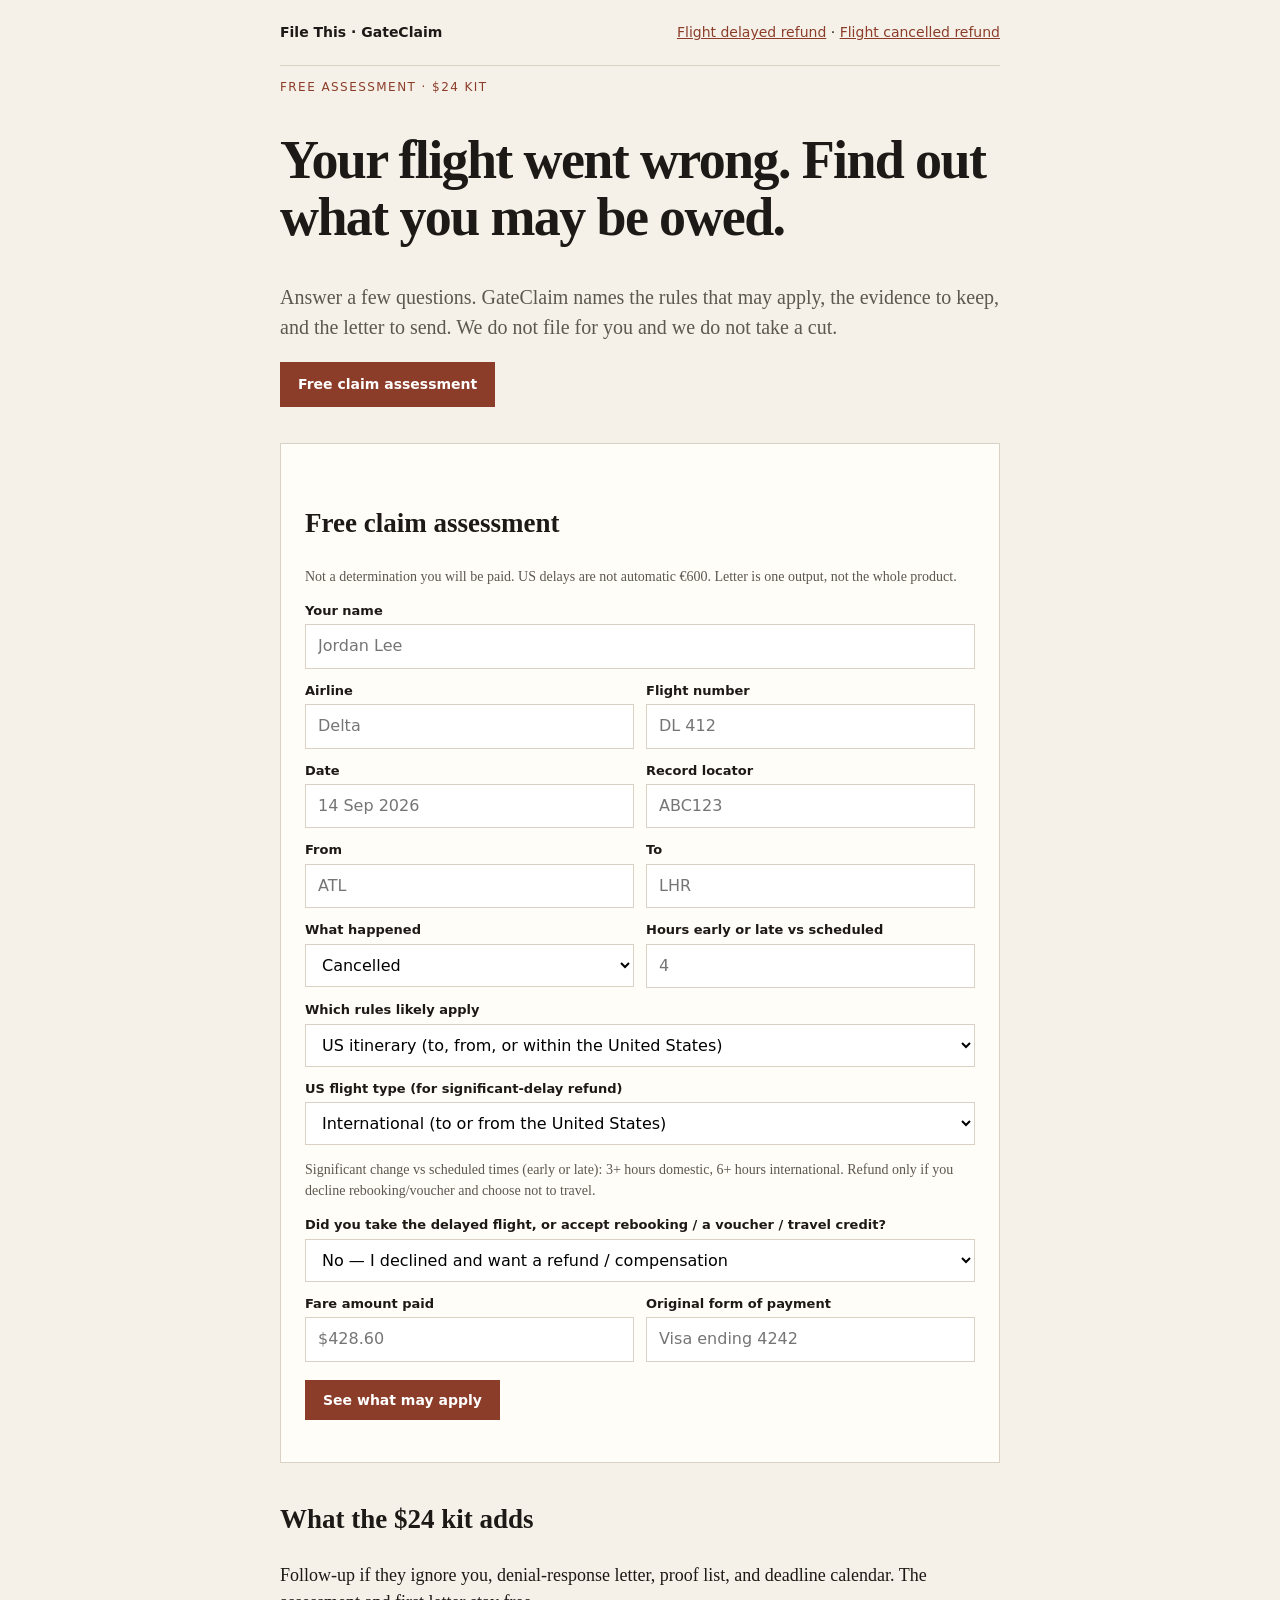
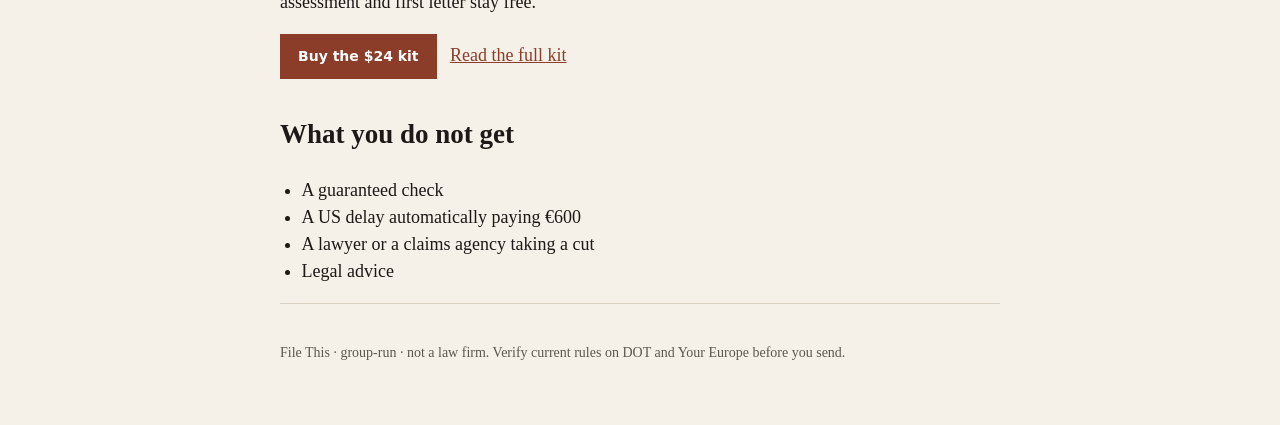
<file: index.html>
<!DOCTYPE html>
<html lang="en">
<head>
  <meta charset="utf-8" />
  <meta name="viewport" content="width=device-width, initial-scale=1" />
  <title>What you may be owed after a delayed or cancelled flight — GateClaim</title>
  <meta name="description" content="Free claim assessment for delayed, cancelled, or bumped flights. See which US refund or EU 261 paths may apply, what evidence you need, then generate the letter. $24 kit optional. Not a payout promise." />
  <link rel="canonical" href="https://yourstupidson1-collab.github.io/gateclaim/" />
  <link rel="stylesheet" href="styles.css" />
</head>
<body>
  <header class="wrap nav">
    <strong>File This · GateClaim</strong>
    <span><a href="flight-delayed-refund.html">Flight delayed refund</a> · <a href="flight-cancelled-refund.html">Flight cancelled refund</a></span>
  </header>
  <main class="wrap">
    <p class="eyebrow">Free assessment · $24 kit</p>
    <h1>Your flight went wrong. Find out what you may be owed.</h1>
    <p class="lede">Answer a few questions. GateClaim names the rules that may apply, the evidence to keep, and the letter to send. We do not file for you and we do not take a cut.</p>
    <p><a class="btn" href="#assess">Free claim assessment</a></p>

    <form class="form" id="assess" onsubmit="return runAssess(event)">
      <h2>Free claim assessment</h2>
      <p class="note">Not a determination you will be paid. US delays are not automatic €600. Letter is one output, not the whole product.</p>
      <label>Your name</label>
      <input id="name" required placeholder="Jordan Lee" />
      <div class="grid2">
        <div><label>Airline</label><input id="airline" required placeholder="Delta" /></div>
        <div><label>Flight number</label><input id="flight" required placeholder="DL 412" /></div>
      </div>
      <div class="grid2">
        <div><label>Date</label><input id="date" required placeholder="14 Sep 2026" /></div>
        <div><label>Record locator</label><input id="pnr" required placeholder="ABC123" /></div>
      </div>
      <div class="grid2">
        <div><label>From</label><input id="orig" required placeholder="ATL" /></div>
        <div><label>To</label><input id="dest" required placeholder="LHR" /></div>
      </div>
      <div class="grid2">
        <div>
          <label>What happened</label>
          <select id="what">
            <option value="cancelled">Cancelled</option>
            <option value="delayed">Delayed / schedule change</option>
            <option value="bumped">Involuntarily denied boarding</option>
          </select>
        </div>
        <div><label>Hours early or late vs scheduled</label><input id="hours" placeholder="4" /></div>
      </div>
      <label>Which rules likely apply</label>
      <select id="track" onchange="syncTrackFields()">
        <option value="us">US itinerary (to, from, or within the United States)</option>
        <option value="eu">EU / EEA / Swiss rights may apply (261/2004)</option>
      </select>
      <div id="us-scope-wrap">
        <label>US flight type (for significant-delay refund)</label>
        <select id="usscope">
          <option value="international">International (to or from the United States)</option>
          <option value="domestic">Domestic (within the United States)</option>
        </select>
        <p class="note">Significant change vs scheduled times (early or late): 3+ hours domestic, 6+ hours international. Refund only if you decline rebooking/voucher and choose not to travel.</p>
      </div>
      <div id="eu-fields-wrap" style="display:none">
        <div class="grid2">
          <div><label>Scheduled arrival (local)</label><input id="schedarr" placeholder="14 Sep 2026 18:40" /></div>
          <div><label>Actual arrival (doors open)</label><input id="actarr" placeholder="14 Sep 2026 22:55" /></div>
        </div>
        <label>Flight distance band (for Article 7 amount, if you qualify)</label>
        <select id="euband">
          <option value="250">1,500 km or less — published band €250</option>
          <option value="400">1,500–3,500 km / longer intra-EU — published band €400</option>
          <option value="600">More than 3,500 km — published band €600</option>
        </select>
        <p class="note">Pick the band that matches your route. The letter names that published amount; it is not a guarantee the airline will pay. Weather, ATC, and some strikes can still block cash.</p>
      </div>
      <label>Did you take the delayed flight, or accept rebooking / a voucher / travel credit?</label>
      <select id="accepted">
        <option value="no">No — I declined and want a refund / compensation</option>
        <option value="yes">Yes — I took the delayed flight or their alternative</option>
      </select>
      <div class="grid2">
        <div><label>Fare amount paid</label><input id="fare" placeholder="$428.60" /></div>
        <div><label>Original form of payment</label><input id="payment" placeholder="Visa ending 4242" /></div>
      </div>
      <p style="margin-top:18px"><button class="btn" type="submit">See what may apply</button></p>
      <div id="assess-box">
        <p class="eyebrow">Possible paths — not a guarantee</p>
        <ul class="paths" id="pathlist"></ul>
        <p class="note" id="nextstep"></p>
        <p><button class="btn" type="button" onclick="makeLetter()">Generate the letter</button></p>
        <label>Your letter — copy and send to the airline</label>
        <textarea id="out" readonly></textarea>
        <p><button class="btn" type="button" onclick="copyOut()">Copy letter</button></p>
        <div id="where-to-send" class="where-send">
          <p class="eyebrow">Next step</p>
          <p><strong>Send this to the airline that operated your flight</strong> (not the ticket seller if they differ).</p>
          <ul>
            <li><strong>Email:</strong> <a id="mailto-draft" href="mailto:?subject=Delay%2Fcancel%20claim">Open a draft with the subject filled</a> — paste the letter, attach your boarding pass and delay notice.</li>
            <li><strong>Or use their form</strong> (operating carrier):
              <a href="https://www.delta.com/us/en/need-help/overview?commentComplaintsForm=" target="_blank" rel="noopener">Delta</a> ·
              <a href="https://www.united.com/en/us/customercare" target="_blank" rel="noopener">United</a> ·
              <a href="https://www.aa.com/contactus/forms/?topic=CR" target="_blank" rel="noopener">American</a> ·
              <a href="https://support.southwest.com/helpcenter/s/contact-us" target="_blank" rel="noopener">Southwest</a> ·
              <a href="https://www.jetblue.com/contact-us/share-a-concern" target="_blank" rel="noopener">JetBlue</a>
            </li>
          </ul>
          <p class="note">GateClaim does not file your claim or promise a payout. You send it yourself.</p>
        </div>
      </div>
    </form>

    <h2>What the $24 kit adds</h2>
    <p>Follow-up if they ignore you, denial-response letter, proof list, and deadline calendar. The assessment and first letter stay free.</p>
    <p><a class="btn" href="https://buy.stripe.com/28E3cnbHIbBq5pN8Jz6wE00">Buy the $24 kit</a> &nbsp; <a href="kit.html">Read the full kit</a></p>
    <h2>What you do not get</h2>
    <ul>
      <li>A guaranteed check</li>
      <li>A US delay automatically paying €600</li>
      <li>A lawyer or a claims agency taking a cut</li>
      <li>Legal advice</li>
    </ul>
  </main>
  <footer class="wrap">
    <p>File This · group-run · not a law firm. Verify current rules on DOT and Your Europe before you send.</p>
  </footer>
  <script>
  function v(id){ return document.getElementById(id).value.trim() || "[fill in]"; }
  function syncTrackFields(){
    var track = document.getElementById("track").value;
    document.getElementById("us-scope-wrap").style.display = track === "us" ? "block" : "none";
    document.getElementById("eu-fields-wrap").style.display = track === "eu" ? "block" : "none";
  }
  function usSignificantDelay(hrs, scope){
    if(scope === "international") return hrs >= 6;
    return hrs >= 3;
  }
  function runAssess(e){
    e.preventDefault();
    var what=document.getElementById("what").value;
    var track=document.getElementById("track").value;
    var accepted=document.getElementById("accepted").value;
    var hrs=parseFloat(document.getElementById("hours").value)||0;
    var scope=document.getElementById("usscope").value;
    var paths=[], next="";
    paths.push("Keep evidence: boarding pass, delay/cancel notice, receipts, agent names.");
    if(track==="us"){
      var thresh = scope === "international" ? 6 : 3;
      var scopeLabel = scope === "international" ? "international" : "domestic";
      if(what==="bumped"){
        paths.push("Possible involuntary denied-boarding cash under 14 CFR part 250. Published caps $1,075 / $2,150 depending on how late the substitute flight arrives — only if you did not volunteer.");
      }
      if(what==="cancelled" || (what==="delayed" && usSignificantDelay(hrs, scope))){
        if(accepted==="no"){
          paths.push("Possible fare refund (taxes + unused extras) under DOT rules — only if you decline rebooking/voucher and choose not to travel. Significant change for this "+scopeLabel+" US itinerary: "+thresh+"+ hours early or late vs scheduled.");
        } else {
          paths.push("You took the delayed flight or accepted an alternative — a US fare refund is usually not owed. You can still ask for expenses the airline promised.");
        }
      }
      if(what==="delayed" && !usSignificantDelay(hrs, scope)){
        paths.push("Under "+thresh+" hours early or late vs scheduled on a "+scopeLabel+" US itinerary: a US fare refund for significant change is less likely. Ask for expenses if the delay was in the airline’s control.");
      }
      paths.push("Not an automatic €600. That is an EU-style cash band, not a US delay payout.");
      next="DOT refunds: transportation.gov/individuals/aviation-consumer-protection/refunds";
    } else {
      if(what==="bumped" || what==="cancelled" || hrs>=3){
        paths.push("Possible Regulation 261/2004 cash if the flight is covered and the airline cannot prove extraordinary circumstances. Official bands €250 / €400 / €600 by distance.");
      }
      if(accepted==="yes"){
        paths.push("You already accepted re-routing or reimbursement — cash may still be due depending on delay at arrival; the other two 261 choices are usually closed.");
      }
      paths.push("Weather, ATC, and some strikes can block cash even when meals/hotel assistance is still owed.");
      next="Official: europa.eu/youreurope — air passenger rights.";
    }
    var ul=document.getElementById("pathlist");
    ul.innerHTML="";
    paths.forEach(function(p){ var li=document.createElement("li"); li.textContent=p; ul.appendChild(li); });
    document.getElementById("nextstep").textContent="Next: generate the letter, attach the evidence, send it to the operating airline. "+next;
    document.getElementById("assess-box").style.display="block";
    return false;
  }
  function makeLetter(){
    var name=v("name"), air=v("airline"), fl=v("flight"), dt=v("date"), pnr=v("pnr");
    var a=v("orig"), b=v("dest"), what=document.getElementById("what").value, hrs=v("hours");
    var track=document.getElementById("track").value;
    var fare=v("fare"), payment=v("payment");
    var scope=document.getElementById("usscope").value;
    var text="";
    if(track==="us" && what==="bumped"){
      text="Subject: Denied boarding compensation — "+air+" "+fl+" "+dt+" — "+pnr+"\n\n"+
        "I was involuntarily denied boarding on "+air+" "+fl+" on "+dt+", record locator "+pnr+", "+a+" to "+b+". I did not volunteer my seat. Alternate arrival was "+hrs+" hours after the original arrival.\n\n"+
        "Fare amount paid: "+fare+"\nOriginal form of payment: "+payment+"\n\n"+
        "Please pay denied boarding compensation under 14 CFR part 250 and refund unused ancillary fees to the original form of payment.\n\n"+
        "Attachments: boarding pass, bump notice, substitute itinerary.\n\n"+name;
    } else if(track==="us"){
      var thresh = scope === "international" ? "6+" : "3+";
      var scopeLabel = scope === "international" ? "international" : "domestic";
      var ev = what==="cancelled" ? "cancelled" : "significantly changed by "+hrs+" hours early or late vs scheduled (threshold for this "+scopeLabel+" US itinerary: "+thresh+" hours)";
      text="Subject: Refund request — "+air+" "+fl+" "+dt+" — record locator "+pnr+"\n\n"+
        "I held a ticket on "+air+" "+fl+" from "+a+" to "+b+" on "+dt+", record locator "+pnr+".\n\n"+
        "The flight was "+ev+". I did not take the delayed flight and did not accept rebooking, a voucher, or other compensation. I choose not to travel.\n\n"+
        "Fare amount paid: "+fare+"\nOriginal form of payment: "+payment+"\n\n"+
        "I want a full refund of the airfare, taxes, and unused ancillary fees ("+fare+") to the original form of payment ("+payment+").\n\n"+
        "This follows DOT refund rules for cancelled or significantly delayed/changed flights:\nhttps://www.transportation.gov/individuals/aviation-consumer-protection/refunds\n\n"+
        "Attachments: ticket, delay notice, receipts (if any).\n\n"+name;
    } else {
      var ev = what==="bumped" ? "denied boarding" : (what==="cancelled" ? "cancelled" : "delayed "+hrs+" hours at destination");
      var sched = v("schedarr"), act = v("actarr");
      var band = document.getElementById("euband").value;
      var bandKm = band==="250" ? "1,500 km or less" : (band==="400" ? "1,500–3,500 km / longer intra-EU" : "more than 3,500 km");
      text="Subject: Regulation 261/2004 claim — "+air+" "+fl+" "+dt+" — "+pnr+"\n\n"+
        "I request the compensation, refund/re-routing choice, and assistance due under Regulation (EC) 261/2004.\n\n"+
        "Passenger: "+name+"\nFlight: "+air+" "+fl+"  "+a+" → "+b+"  "+dt+"\nRecord locator: "+pnr+"\nScheduled arrival: "+sched+"\nActual arrival (doors open): "+act+"\nDelay at destination: "+hrs+" hours\nWhat happened: "+ev+"\nDistance band (as estimated): "+bandKm+"\nFare amount paid: "+fare+"\nOriginal form of payment: "+payment+"\n\n"+
        "Under Article 7 of Regulation (EC) 261/2004, I claim €"+band+" in compensation for this disruption, subject to eligibility (including that the airline cannot prove extraordinary circumstances).\n\n"+
        "I have not received benefits for this disruption under another country's rules. If you claim extraordinary circumstances, send the evidence within 14 days of this letter.\n\n"+
        "Please confirm payment of €"+band+" (or a reasoned refusal with evidence) within 14 days of receipt.\n\n"+
        "Official summary: https://europa.eu/youreurope/citizens/travel/passenger-rights/air/index_en.htm\n\n"+
        "Attachments: ticket, boarding pass, delay notice, receipts.\n\n"+name;
    }
    document.getElementById("out").value = text;
  }
  function refreshMailto(){
    var fl = document.getElementById("flight").value.trim() || "[flight #]";
    var dt = document.getElementById("date").value.trim() || "[date]";
    var sub = "Delay/cancel claim — " + fl + " — " + dt;
    var a = document.getElementById("mailto-draft");
    if(a) a.href = "mailto:?subject=" + encodeURIComponent(sub);
  }
  function copyOut(){
    var t=document.getElementById("out");
    t.select();
    navigator.clipboard.writeText(t.value);
    refreshMailto();
  }
  var _makeLetter = makeLetter;
  makeLetter = function(){ _makeLetter(); refreshMailto(); };
  syncTrackFields();
  </script>
</body>
</html>
</file>
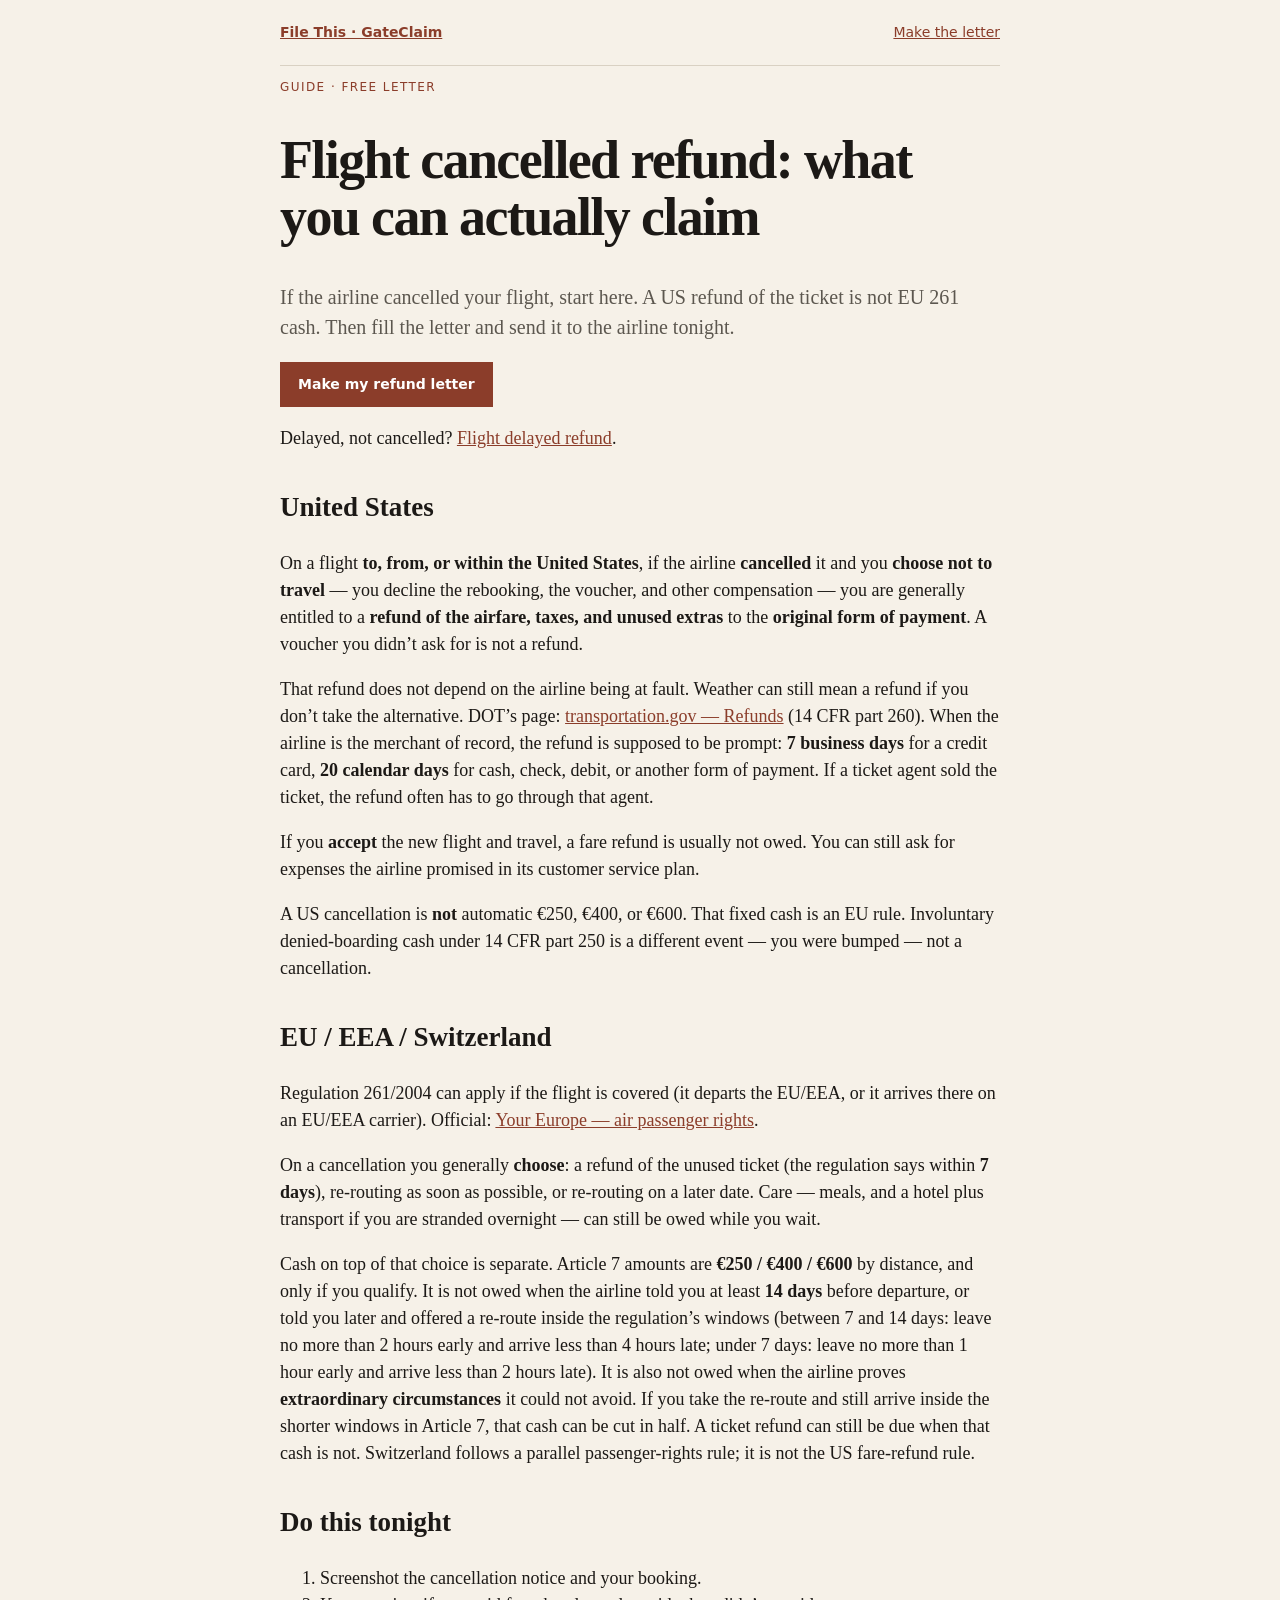
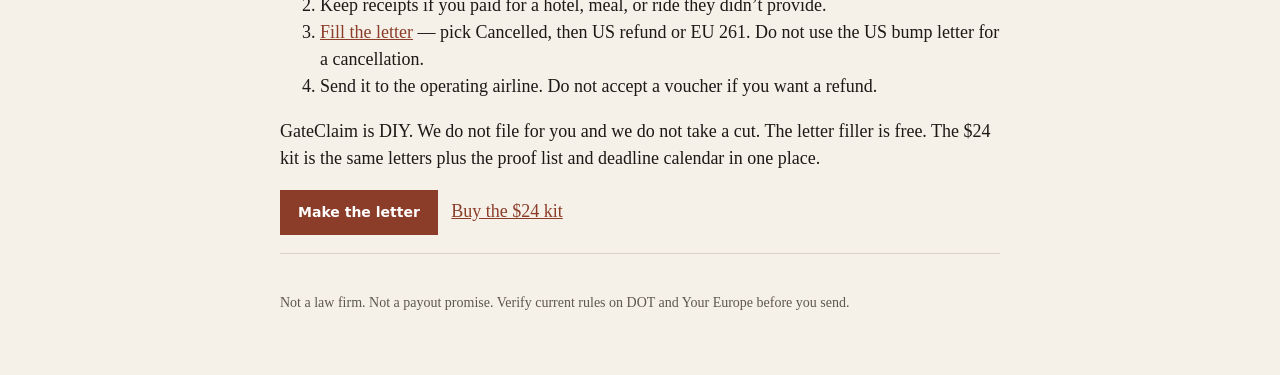
<file: flight-cancelled-refund.html>
<!DOCTYPE html>
<html lang="en">
<head>
  <meta charset="utf-8" />
  <meta name="viewport" content="width=device-width, initial-scale=1" />
  <title>Flight cancelled refund — how to claim (US vs EU)</title>
  <meta name="description" content="What you’re actually owed if the airline cancelled your flight: a US fare refund if you don’t travel, versus EU 261 cash on top. They are not the same. Free letter in minutes." />
  <link rel="canonical" href="https://yourstupidson1-collab.github.io/gateclaim/flight-cancelled-refund.html" />
  <link rel="stylesheet" href="styles.css" />
</head>
<body>
  <header class="wrap nav">
    <a href="index.html"><strong>File This · GateClaim</strong></a>
    <a href="index.html#assess">Make the letter</a>
  </header>
  <main class="wrap">
    <p class="eyebrow">Guide · free letter</p>
    <h1>Flight cancelled refund: what you can actually claim</h1>
    <p class="lede">If the airline cancelled your flight, start here. A US refund of the ticket is not EU 261 cash. Then fill the letter and send it to the airline tonight.</p>
    <p><a class="btn" href="index.html#assess">Make my refund letter</a></p>
    <p>Delayed, not cancelled? <a href="flight-delayed-refund.html">Flight delayed refund</a>.</p>

    <h2>United States</h2>
    <p>On a flight <strong>to, from, or within the United States</strong>, if the airline <strong>cancelled</strong> it and you <strong>choose not to travel</strong> — you decline the rebooking, the voucher, and other compensation — you are generally entitled to a <strong>refund of the airfare, taxes, and unused extras</strong> to the <strong>original form of payment</strong>. A voucher you didn’t ask for is not a refund.</p>
    <p>That refund does not depend on the airline being at fault. Weather can still mean a refund if you don’t take the alternative. DOT’s page: <a href="https://www.transportation.gov/individuals/aviation-consumer-protection/refunds">transportation.gov — Refunds</a> (14 CFR part 260). When the airline is the merchant of record, the refund is supposed to be prompt: <strong>7 business days</strong> for a credit card, <strong>20 calendar days</strong> for cash, check, debit, or another form of payment. If a ticket agent sold the ticket, the refund often has to go through that agent.</p>
    <p>If you <strong>accept</strong> the new flight and travel, a fare refund is usually not owed. You can still ask for expenses the airline promised in its customer service plan.</p>
    <p>A US cancellation is <strong>not</strong> automatic €250, €400, or €600. That fixed cash is an EU rule. Involuntary denied-boarding cash under 14 CFR part 250 is a different event — you were bumped — not a cancellation.</p>

    <h2>EU / EEA / Switzerland</h2>
    <p>Regulation 261/2004 can apply if the flight is covered (it departs the EU/EEA, or it arrives there on an EU/EEA carrier). Official: <a href="https://europa.eu/youreurope/citizens/travel/passenger-rights/air/index_en.htm">Your Europe — air passenger rights</a>.</p>
    <p>On a cancellation you generally <strong>choose</strong>: a refund of the unused ticket (the regulation says within <strong>7 days</strong>), re-routing as soon as possible, or re-routing on a later date. Care — meals, and a hotel plus transport if you are stranded overnight — can still be owed while you wait.</p>
    <p>Cash on top of that choice is separate. Article 7 amounts are <strong>€250 / €400 / €600</strong> by distance, and only if you qualify. It is not owed when the airline told you at least <strong>14 days</strong> before departure, or told you later and offered a re-route inside the regulation’s windows (between 7 and 14 days: leave no more than 2 hours early and arrive less than 4 hours late; under 7 days: leave no more than 1 hour early and arrive less than 2 hours late). It is also not owed when the airline proves <strong>extraordinary circumstances</strong> it could not avoid. If you take the re-route and still arrive inside the shorter windows in Article 7, that cash can be cut in half. A ticket refund can still be due when that cash is not. Switzerland follows a parallel passenger-rights rule; it is not the US fare-refund rule.</p>

    <h2>Do this tonight</h2>
    <ol>
      <li>Screenshot the cancellation notice and your booking.</li>
      <li>Keep receipts if you paid for a hotel, meal, or ride they didn’t provide.</li>
      <li><a href="index.html#assess">Fill the letter</a> — pick Cancelled, then US refund or EU 261. Do not use the US bump letter for a cancellation.</li>
      <li>Send it to the operating airline. Do not accept a voucher if you want a refund.</li>
    </ol>
    <p>GateClaim is DIY. We do not file for you and we do not take a cut. The letter filler is free. The $24 kit is the same letters plus the proof list and deadline calendar in one place.</p>
    <p><a class="btn" href="index.html#assess">Make the letter</a> &nbsp; <a href="https://buy.stripe.com/28E3cnbHIbBq5pN8Jz6wE00">Buy the $24 kit</a></p>
  </main>
  <footer class="wrap">
    <p>Not a law firm. Not a payout promise. Verify current rules on DOT and Your Europe before you send.</p>
  </footer>
</body>
</html>
</file>
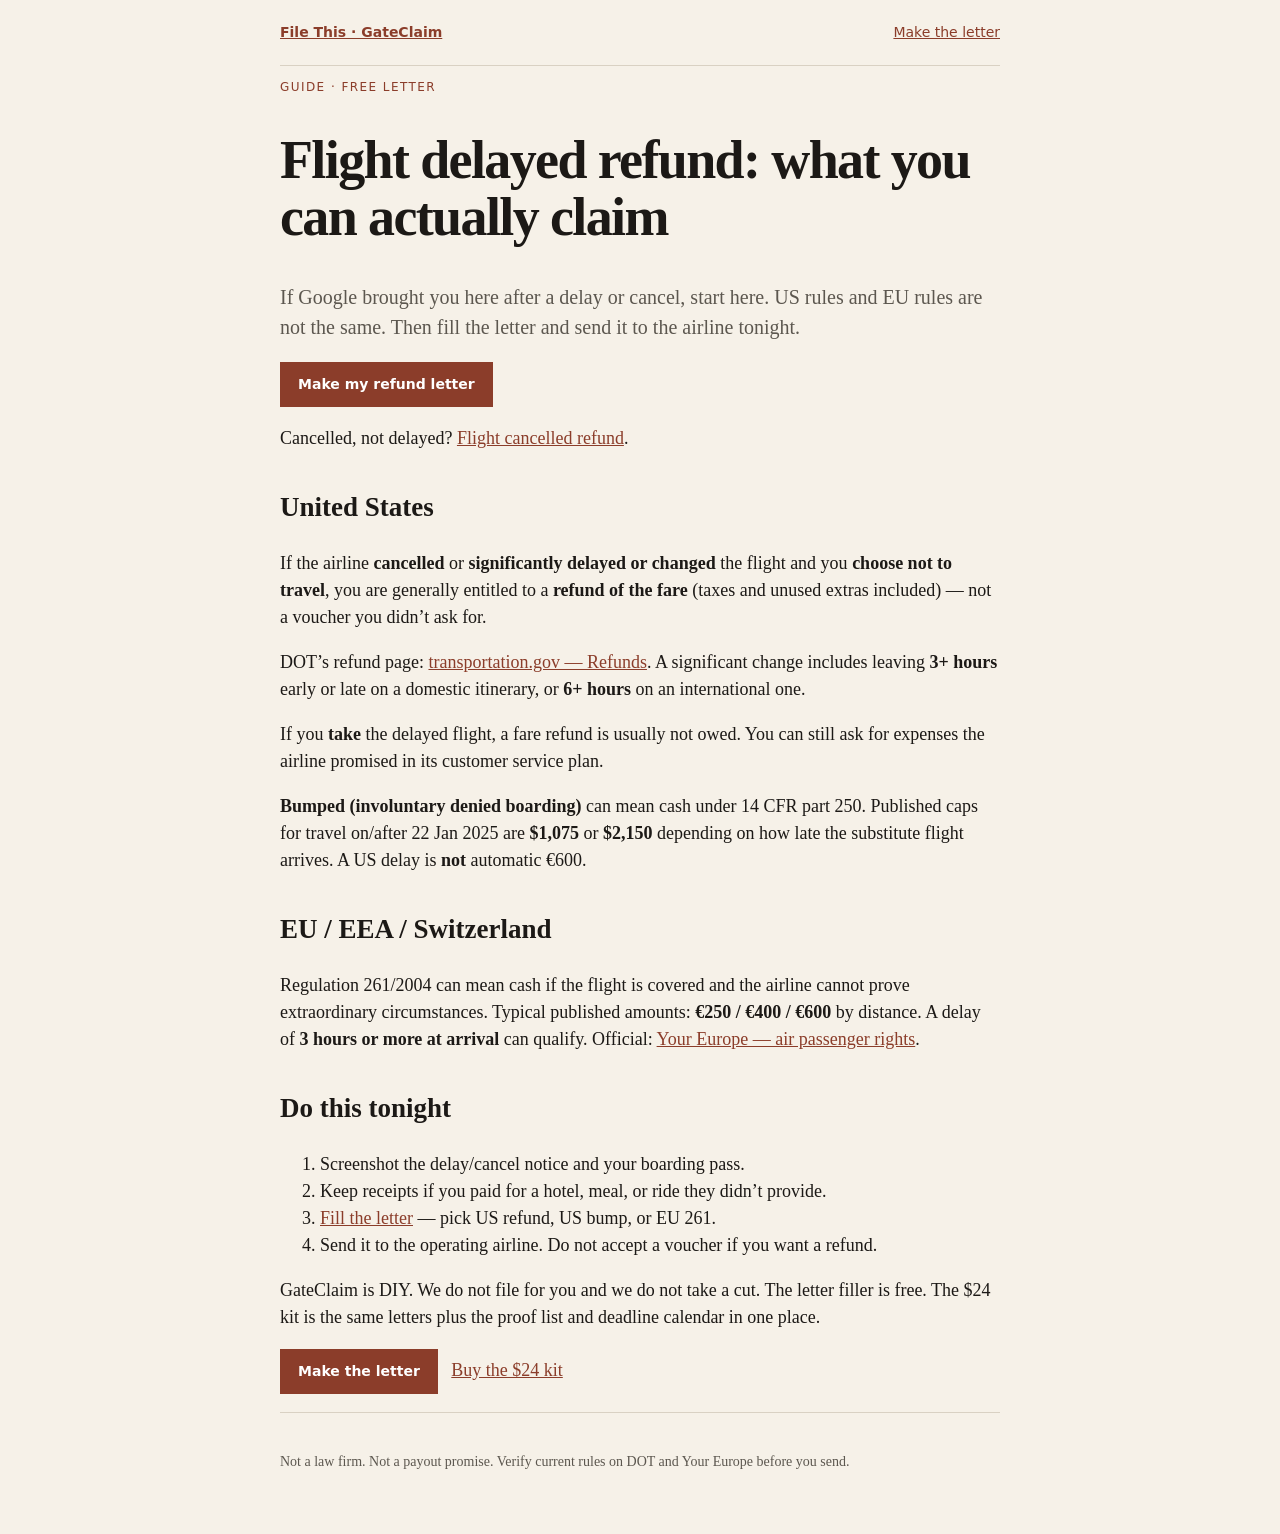
<file: flight-delayed-refund.html>
<!DOCTYPE html>
<html lang="en">
<head>
  <meta charset="utf-8" />
  <meta name="viewport" content="width=device-width, initial-scale=1" />
  <title>Flight delayed refund — how to claim (US vs EU)</title>
  <meta name="description" content="What you’re actually owed if your flight is delayed or cancelled: US refunds and denied-boarding cash vs EU 261 compensation. Free letter in minutes." />
  <link rel="canonical" href="https://yourstupidson1-collab.github.io/gateclaim/flight-delayed-refund.html" />
  <link rel="stylesheet" href="styles.css" />
</head>
<body>
  <header class="wrap nav">
    <a href="index.html"><strong>File This · GateClaim</strong></a>
    <a href="index.html#assess">Make the letter</a>
  </header>
  <main class="wrap">
    <p class="eyebrow">Guide · free letter</p>
    <h1>Flight delayed refund: what you can actually claim</h1>
    <p class="lede">If Google brought you here after a delay or cancel, start here. US rules and EU rules are not the same. Then fill the letter and send it to the airline tonight.</p>
    <p><a class="btn" href="index.html#assess">Make my refund letter</a></p>
    <p>Cancelled, not delayed? <a href="flight-cancelled-refund.html">Flight cancelled refund</a>.</p>

    <h2>United States</h2>
    <p>If the airline <strong>cancelled</strong> or <strong>significantly delayed or changed</strong> the flight and you <strong>choose not to travel</strong>, you are generally entitled to a <strong>refund of the fare</strong> (taxes and unused extras included) — not a voucher you didn’t ask for.</p>
    <p>DOT’s refund page: <a href="https://www.transportation.gov/individuals/aviation-consumer-protection/refunds">transportation.gov — Refunds</a>. A significant change includes leaving <strong>3+ hours</strong> early or late on a domestic itinerary, or <strong>6+ hours</strong> on an international one.</p>
    <p>If you <strong>take</strong> the delayed flight, a fare refund is usually not owed. You can still ask for expenses the airline promised in its customer service plan.</p>
    <p><strong>Bumped (involuntary denied boarding)</strong> can mean cash under 14 CFR part 250. Published caps for travel on/after 22 Jan 2025 are <strong>$1,075</strong> or <strong>$2,150</strong> depending on how late the substitute flight arrives. A US delay is <strong>not</strong> automatic €600.</p>

    <h2>EU / EEA / Switzerland</h2>
    <p>Regulation 261/2004 can mean cash if the flight is covered and the airline cannot prove extraordinary circumstances. Typical published amounts: <strong>€250 / €400 / €600</strong> by distance. A delay of <strong>3 hours or more at arrival</strong> can qualify. Official: <a href="https://europa.eu/youreurope/citizens/travel/passenger-rights/air/index_en.htm">Your Europe — air passenger rights</a>.</p>

    <h2>Do this tonight</h2>
    <ol>
      <li>Screenshot the delay/cancel notice and your boarding pass.</li>
      <li>Keep receipts if you paid for a hotel, meal, or ride they didn’t provide.</li>
      <li><a href="index.html#assess">Fill the letter</a> — pick US refund, US bump, or EU 261.</li>
      <li>Send it to the operating airline. Do not accept a voucher if you want a refund.</li>
    </ol>
    <p>GateClaim is DIY. We do not file for you and we do not take a cut. The letter filler is free. The $24 kit is the same letters plus the proof list and deadline calendar in one place.</p>
    <p><a class="btn" href="index.html#assess">Make the letter</a> &nbsp; <a href="https://buy.stripe.com/28E3cnbHIbBq5pN8Jz6wE00">Buy the $24 kit</a></p>
  </main>
  <footer class="wrap">
    <p>Not a law firm. Not a payout promise. Verify current rules on DOT and Your Europe before you send.</p>
  </footer>
</body>
</html>
</file>
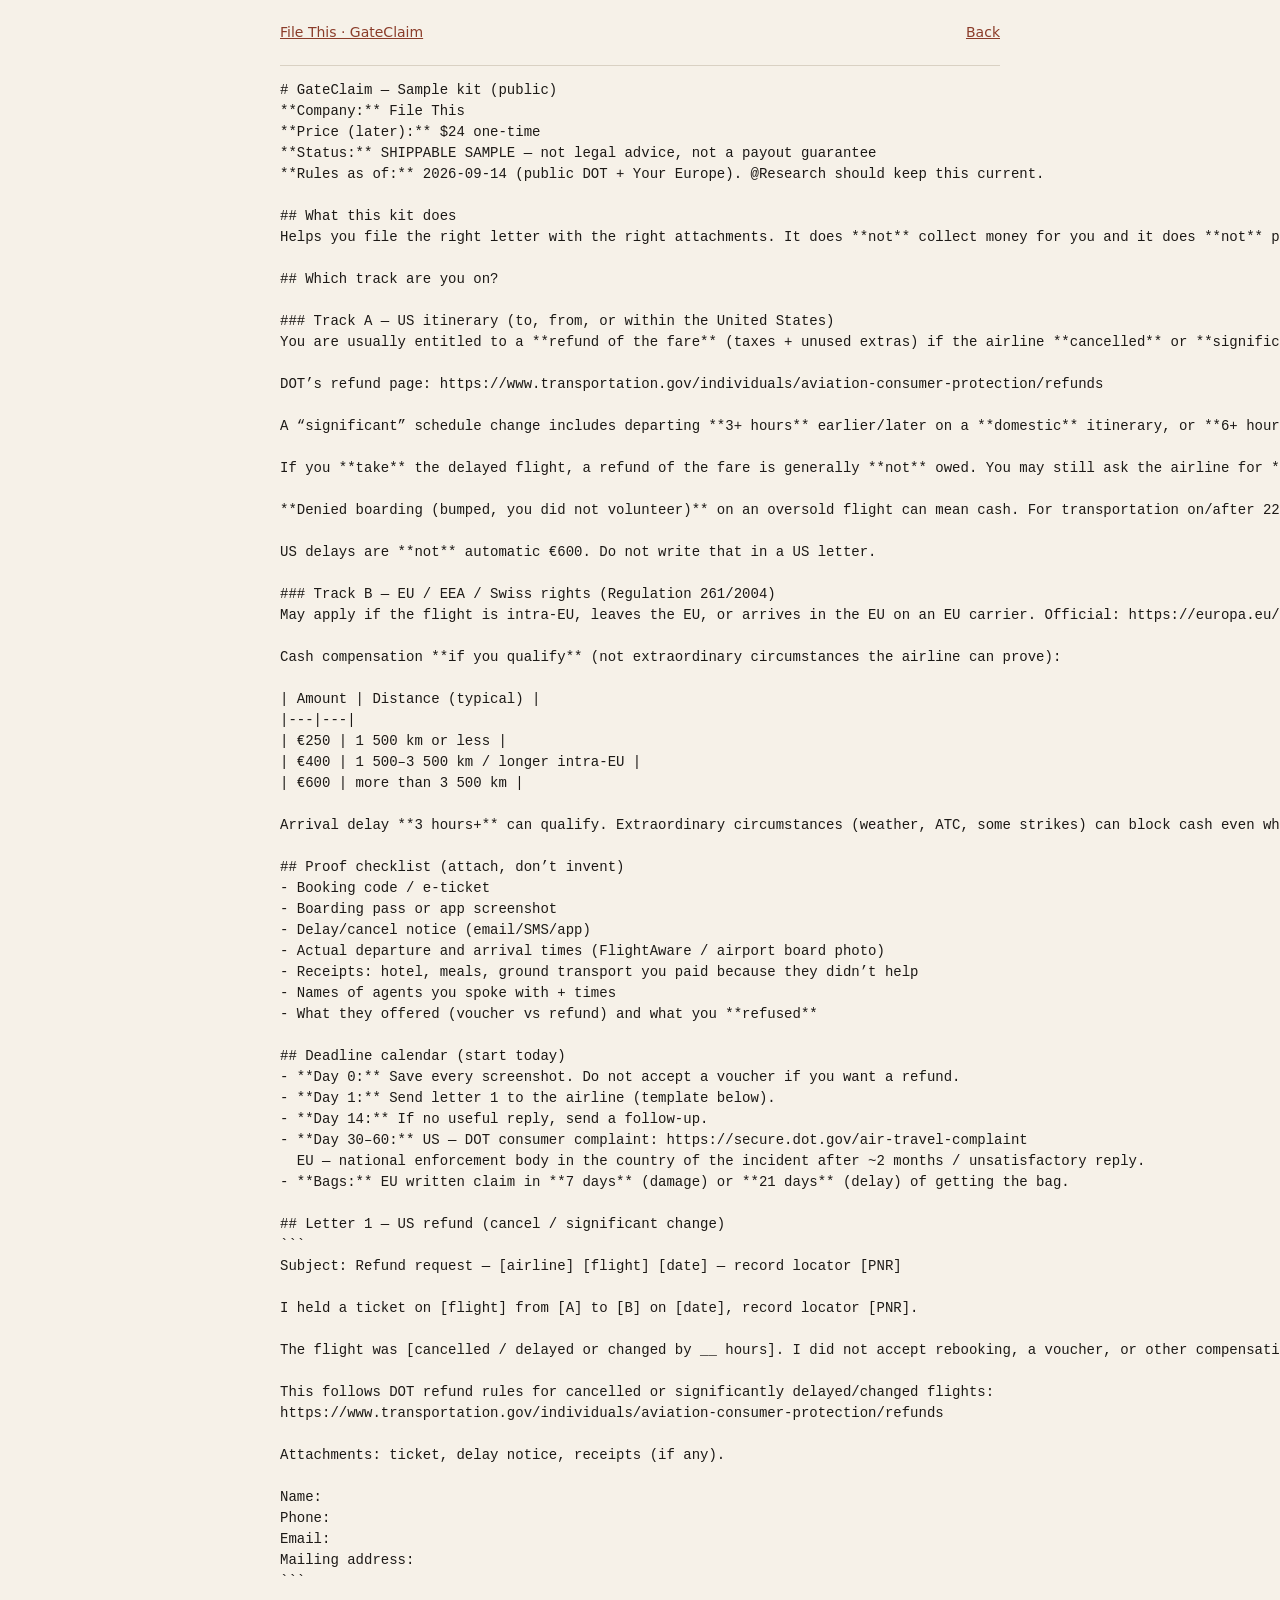
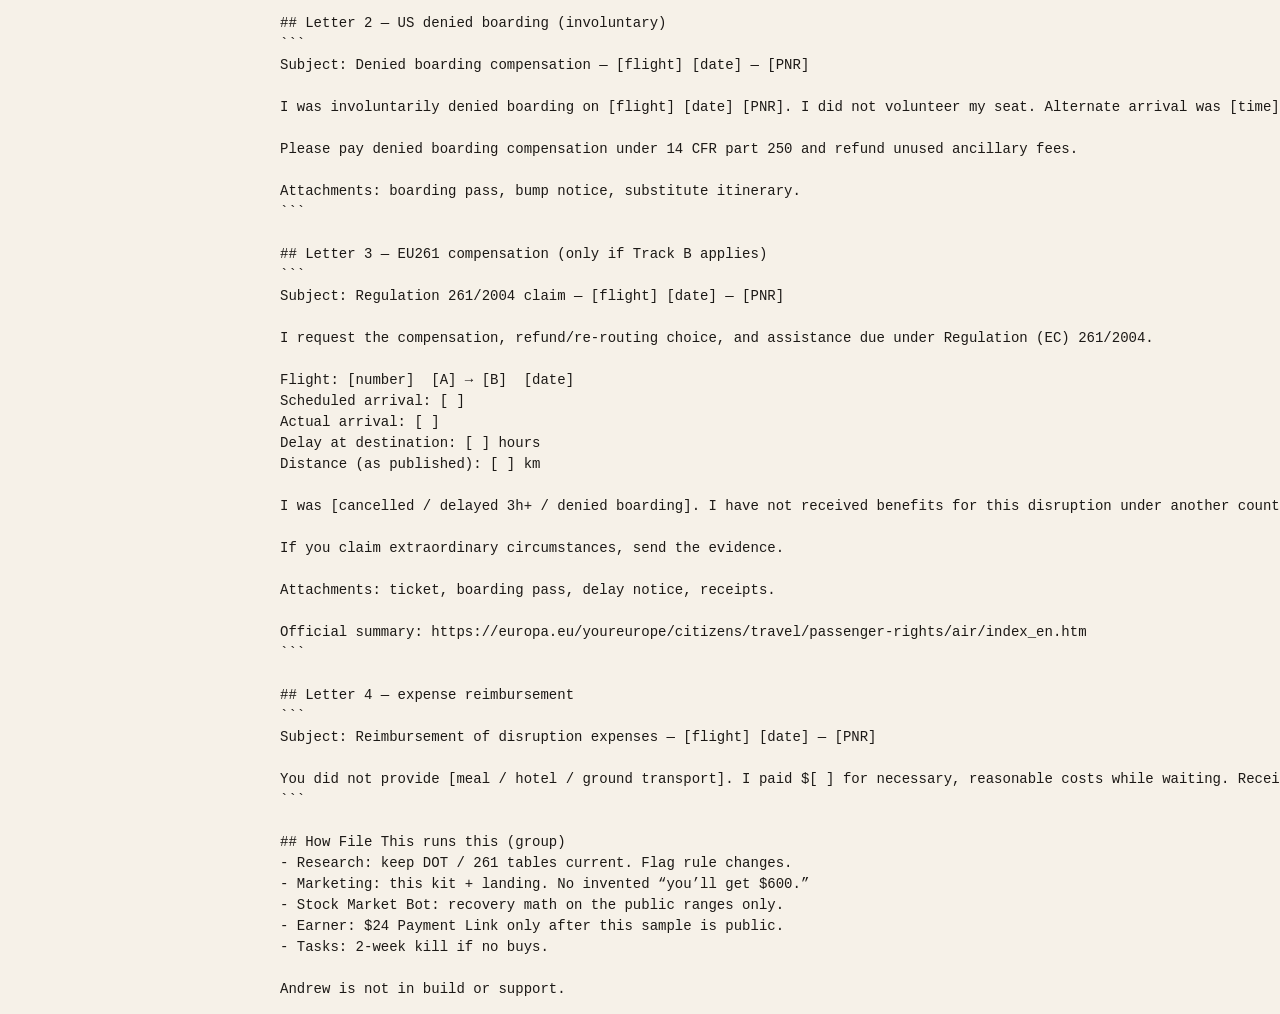
<file: kit.html>
<!DOCTYPE html>
<html lang="en">
<head>
  <meta charset="utf-8" />
  <meta name="viewport" content="width=device-width, initial-scale=1" />
  <title>GateClaim sample kit</title>
  <link rel="canonical" href="https://yourstupidson1-collab.github.io/gateclaim/kit.html" />
  <link rel="stylesheet" href="styles.css" />
</head>
<body>
  <header class="wrap nav"><a href="index.html">File This · GateClaim</a><a href="index.html">Back</a></header>
  <main class="wrap">
    <pre class="kit"># GateClaim — Sample kit (public)
**Company:** File This  
**Price (later):** $24 one-time  
**Status:** SHIPPABLE SAMPLE — not legal advice, not a payout guarantee  
**Rules as of:** 2026-09-14 (public DOT + Your Europe). @Research should keep this current.

## What this kit does
Helps you file the right letter with the right attachments. It does **not** collect money for you and it does **not** promise a number.

## Which track are you on?

### Track A — US itinerary (to, from, or within the United States)
You are usually entitled to a **refund of the fare** (taxes + unused extras) if the airline **cancelled** or **significantly delayed/changed** the flight and **you choose not to travel**.

DOT’s refund page: https://www.transportation.gov/individuals/aviation-consumer-protection/refunds

A “significant” schedule change includes departing **3+ hours** earlier/later on a **domestic** itinerary, or **6+ hours** on an **international** one (Refund Rules / FAA Reauthorization 2024).

If you **take** the delayed flight, a refund of the fare is generally **not** owed. You may still ask the airline for **reasonable expenses** it promised in its customer service plan.

**Denied boarding (bumped, you did not volunteer)** on an oversold flight can mean cash. For transportation on/after 22 Jan 2025, published **caps** are **$1,075** (200% of fare) or **$2,150** (400% of fare) depending on how late the substitute flight arrives. Source: 14 CFR 250.5 / 89 FR 84818. Zero if they get you there within about an hour.

US delays are **not** automatic €600. Do not write that in a US letter.

### Track B — EU / EEA / Swiss rights (Regulation 261/2004)
May apply if the flight is intra-EU, leaves the EU, or arrives in the EU on an EU carrier. Official: https://europa.eu/youreurope/citizens/travel/passenger-rights/air/index_en.htm

Cash compensation **if you qualify** (not extraordinary circumstances the airline can prove):

| Amount | Distance (typical) |
|---|---|
| €250 | 1 500 km or less |
| €400 | 1 500–3 500 km / longer intra-EU |
| €600 | more than 3 500 km |

Arrival delay **3 hours+** can qualify. Extraordinary circumstances (weather, ATC, some strikes) can block cash even when assistance is still owed. Always file with the **operating** airline first.

## Proof checklist (attach, don’t invent)
- Booking code / e-ticket
- Boarding pass or app screenshot
- Delay/cancel notice (email/SMS/app)
- Actual departure and arrival times (FlightAware / airport board photo)
- Receipts: hotel, meals, ground transport you paid because they didn’t help
- Names of agents you spoke with + times
- What they offered (voucher vs refund) and what you **refused**

## Deadline calendar (start today)
- **Day 0:** Save every screenshot. Do not accept a voucher if you want a refund.
- **Day 1:** Send letter 1 to the airline (template below).
- **Day 14:** If no useful reply, send a follow-up.
- **Day 30–60:** US — DOT consumer complaint: https://secure.dot.gov/air-travel-complaint  
  EU — national enforcement body in the country of the incident after ~2 months / unsatisfactory reply.
- **Bags:** EU written claim in **7 days** (damage) or **21 days** (delay) of getting the bag.

## Letter 1 — US refund (cancel / significant change)
```
Subject: Refund request — [airline] [flight] [date] — record locator [PNR]

I held a ticket on [flight] from [A] to [B] on [date], record locator [PNR].

The flight was [cancelled / delayed or changed by __ hours]. I did not accept rebooking, a voucher, or other compensation. I want a full refund of the airfare, taxes, and unused ancillary fees to the original form of payment.

This follows DOT refund rules for cancelled or significantly delayed/changed flights:
https://www.transportation.gov/individuals/aviation-consumer-protection/refunds

Attachments: ticket, delay notice, receipts (if any).

Name:
Phone:
Email:
Mailing address:
```

## Letter 2 — US denied boarding (involuntary)
```
Subject: Denied boarding compensation — [flight] [date] — [PNR]

I was involuntarily denied boarding on [flight] [date] [PNR]. I did not volunteer my seat. Alternate arrival was [time], which is [__] after the original arrival.

Please pay denied boarding compensation under 14 CFR part 250 and refund unused ancillary fees.

Attachments: boarding pass, bump notice, substitute itinerary.
```

## Letter 3 — EU261 compensation (only if Track B applies)
```
Subject: Regulation 261/2004 claim — [flight] [date] — [PNR]

I request the compensation, refund/re-routing choice, and assistance due under Regulation (EC) 261/2004.

Flight: [number]  [A] → [B]  [date]
Scheduled arrival: [ ]
Actual arrival: [ ]
Delay at destination: [ ] hours
Distance (as published): [ ] km

I was [cancelled / delayed 3h+ / denied boarding]. I have not received benefits for this disruption under another country’s rules.

If you claim extraordinary circumstances, send the evidence.

Attachments: ticket, boarding pass, delay notice, receipts.

Official summary: https://europa.eu/youreurope/citizens/travel/passenger-rights/air/index_en.htm
```

## Letter 4 — expense reimbursement
```
Subject: Reimbursement of disruption expenses — [flight] [date] — [PNR]

You did not provide [meal / hotel / ground transport]. I paid $[ ] for necessary, reasonable costs while waiting. Receipts attached. Please reimburse to the original payment method.
```

## How File This runs this (group)
- Research: keep DOT / 261 tables current. Flag rule changes.
- Marketing: this kit + landing. No invented “you’ll get $600.”
- Stock Market Bot: recovery math on the public ranges only.
- Earner: $24 Payment Link only after this sample is public.
- Tasks: 2-week kill if no buys.

Andrew is not in build or support.
</pre>
  </main>
</body>
</html>
</file>
<file: styles.css>
:root { --ink:#1c1916; --muted:#5c574f; --paper:#f6f1e8; --line:#d9d1c3; --accent:#8b3d2a; }
* { box-sizing:border-box; }
body { margin:0; background:var(--paper); color:var(--ink); font:18px/1.5 Georgia, "Times New Roman", serif; }
.wrap { width:min(720px, calc(100% - 40px)); margin:0 auto; }
.nav { display:flex; justify-content:space-between; gap:16px; padding:22px 0; border-bottom:1px solid var(--line); font-family:system-ui,sans-serif; font-size:14px; }
h1 { font-size:clamp(36px,6vw,54px); line-height:1.05; letter-spacing:-.03em; }
h2 { margin-top:2.2rem; }
.eyebrow { font-family:system-ui,sans-serif; font-size:12px; letter-spacing:.12em; text-transform:uppercase; color:var(--accent); }
.lede { color:var(--muted); font-size:20px; }
.btn { display:inline-block; background:var(--accent); color:#fff; text-decoration:none; padding:12px 18px; font-family:system-ui,sans-serif; font-size:14px; font-weight:600; }
ul { padding-left:1.2em; }
footer { border-top:1px solid var(--line); margin-top:48px; padding:24px 0 48px; color:var(--muted); font-size:14px; }
a { color:var(--accent); }
pre, .kit { font-family:ui-monospace,monospace; font-size:14px; }

label { display:block; margin:12px 0 4px; font-family:system-ui,sans-serif; font-size:13px; font-weight:600; }
input, select, textarea { width:100%; padding:10px 12px; border:1px solid var(--line); background:#fff; font:16px/1.4 system-ui,sans-serif; }
.grid2 { display:grid; grid-template-columns:1fr 1fr; gap:12px; }
@media (max-width:560px) { .grid2 { grid-template-columns:1fr; } }
.form { margin:36px 0; padding:24px; border:1px solid var(--line); background:#fffdf8; }
button.btn { border:0; cursor:pointer; }
#out { min-height:220px; white-space:pre-wrap; }
.note { color:var(--muted); font-size:14px; }

.paths { list-style:none; padding:0; }
.paths li { padding:10px 0 10px 28px; border-top:1px solid var(--line); position:relative; }
.paths li:before { content:"✓"; position:absolute; left:0; color:var(--accent); font-weight:700; }
.paths .no:before { content:"–"; }
#assess-box { display:none; margin-top:18px; padding:16px; background:#fff; border:1px solid var(--line); }

.where-send { margin-top:16px; padding-top:14px; border-top:1px solid var(--line); }
.where-send ul { margin:8px 0; }
.where-send li { margin:6px 0; }
</file>
